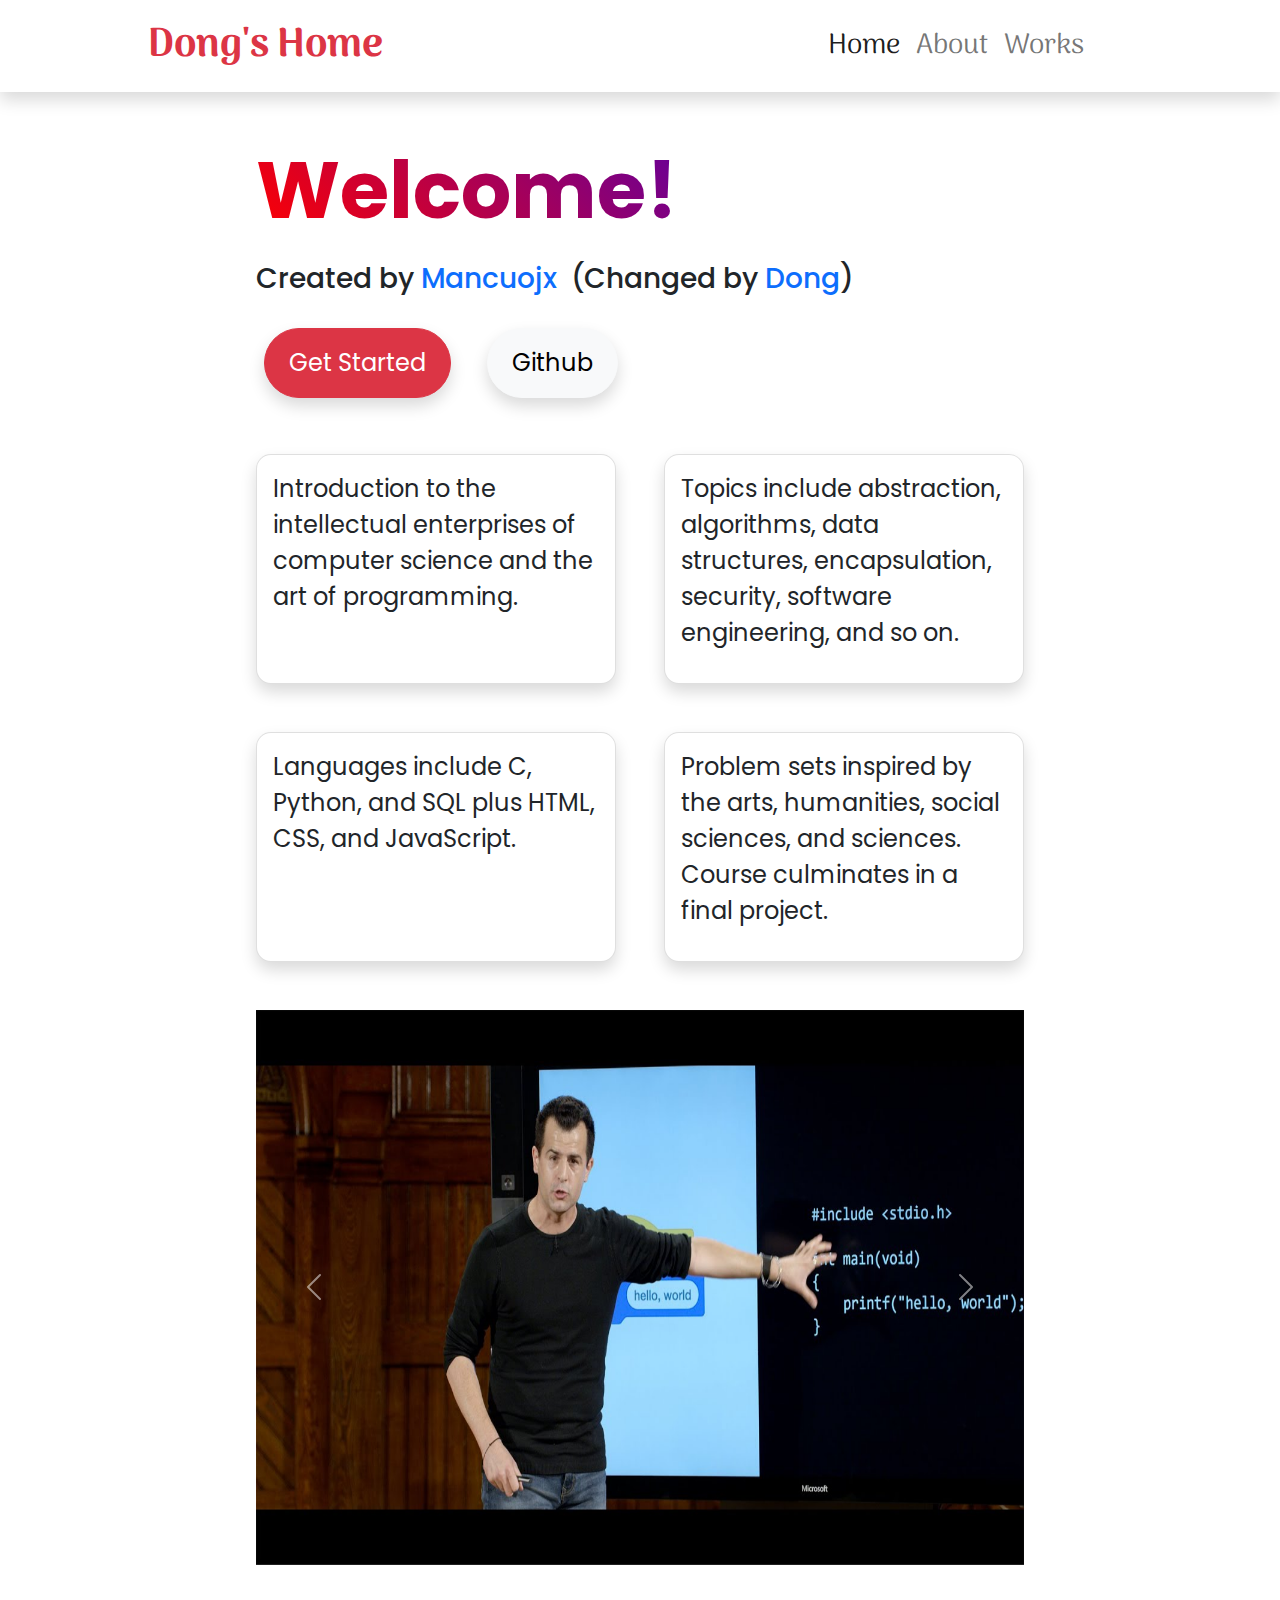
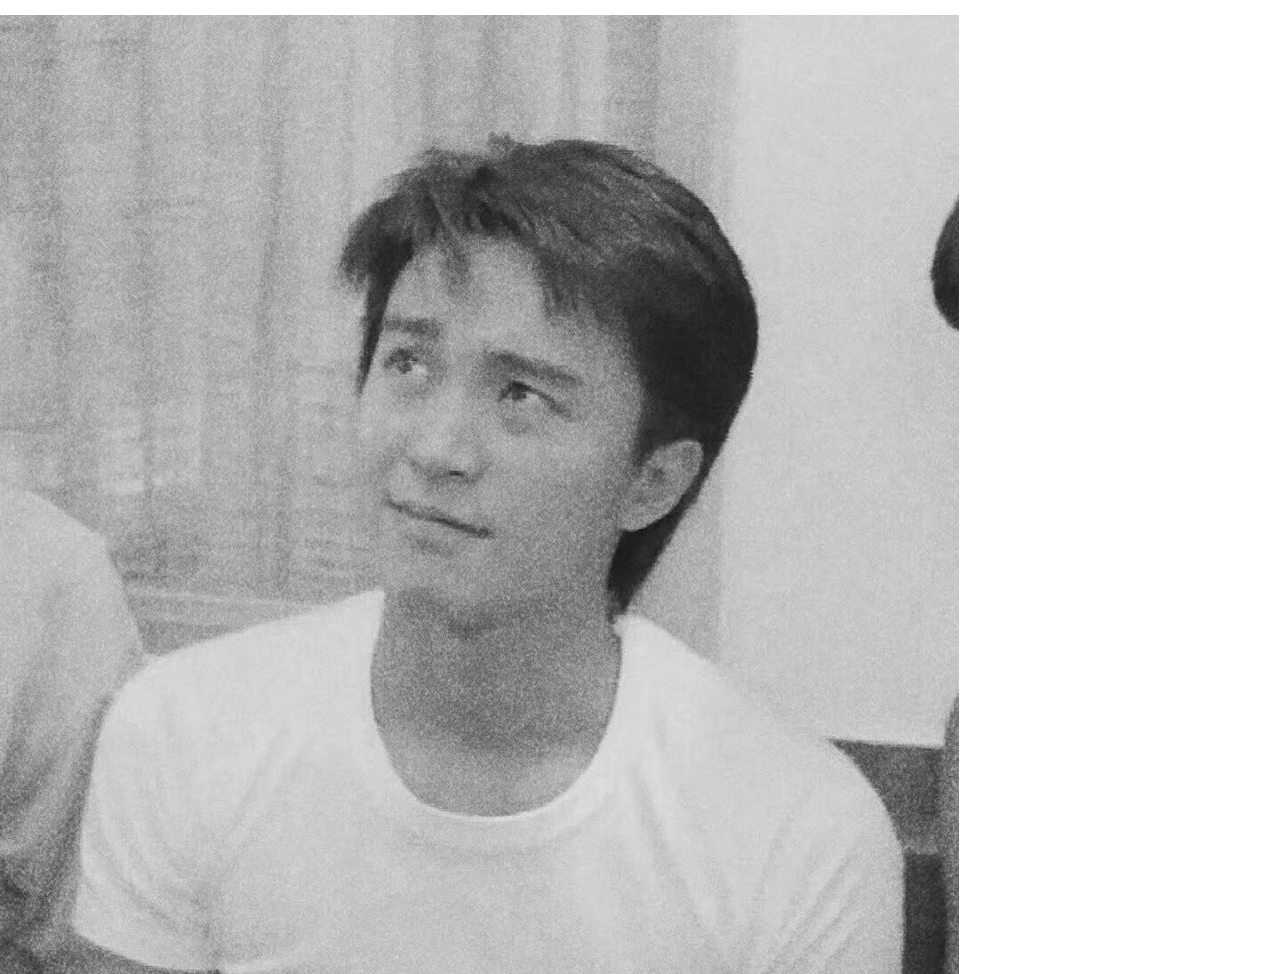
<file: index.html>
<!DOCTYPE html>
<html lang="en">
  <head>
    <meta charset="UTF-8" />
    <meta
      name="viewport"
      content="width=device-width, user-scalable=no, initial-scale=1.0, maximum-scale=1.0, minimum-scale=1.0"
    />
    <meta http-equiv="X-UA-Compatible" content="ie=edge" />

    <!-- bootstrap -->
    <link href="css/bootstrap.css" rel="stylesheet" />
    <script src="js/bootstrap.bundle.js"></script>

    <!-- my -->
    <link href="css/styles.css" rel="stylesheet" />
    <link rel="icon" href="public/electronics.png" />
    <title>Home</title>
  </head>

  <body>
    <header>
      <nav class="navbar navbar-expand-lg navbar-light shadow">
        <div class="container-fluid" id="nav">
          <a
            class="navbar-brand text-danger p-2 fs-1 fw-bold"
            href="./index.html"
          >
            Dong's Home
          </a>

          <button
            class="navbar-toggler"
            type="button"
            data-bs-toggle="collapse"
            data-bs-target="#navbarNavAltMarkup"
            aria-controls="navbarNavAltMarkup"
            aria-expanded="false"
            aria-label="Toggle navigation"
          >
            <span class="navbar-toggler-icon"></span>
          </button>

          <div
            class="collapse navbar-collapse px-5 p-2 fs-3 justify-content-end"
            id="navbarNavAltMarkup"
          >
            <div class="navbar-nav">
              <a class="nav-link active" aria-current="page" href="./index.html"
                >Home</a
              >
              <a class="nav-link" href="pages/about.html">About</a>
              <a class="nav-link" href="pages/works.html">Works</a>
            </div>
          </div>
        </div>
      </nav>
    </header>

    <main>
      <section>
        <h3 id="title" class="mb-4">Welcome!</h3>
        <h3 class="mb-4">
          Created by
          <a href="https://github.com/mancuoj">Mancuojx</a>&nbsp;&nbsp;(Changed
          by <a href="https://github.com/soupsetm/">Dong</a>)
        </h3>
        <div class="mb-5">
          <a
            href="https://cs50.harvard.edu/x/2022/"
            class="btn btn-danger shadow px-4 py-3 rounded-pill me-4"
            >Get Started</a
          >
          <a
            href="https://github.com/mancuoj"
            class="btn btn-light shadow px-4 py-3 rounded-pill"
            >Github</a
          >
        </div>
      </section>

      <section>
        <div class="row row-cols-1 row-cols-xl-2 g-5">
          <div class="col">
            <div class="card shadow h-100">
              <div class="card-body">
                <p>
                  Introduction to the intellectual enterprises of computer
                  science and the art of programming.
                </p>
              </div>
            </div>
          </div>
          <div class="col">
            <div class="card shadow h-100">
              <div class="card-body">
                <p>
                  Topics include abstraction, algorithms, data structures,
                  encapsulation, security, software engineering, and so on.
                </p>
              </div>
            </div>
          </div>
          <div class="col">
            <div class="card shadow h-100">
              <div class="card-body">
                <p>
                  Languages include C, Python, and SQL plus HTML, CSS, and
                  JavaScript.
                </p>
              </div>
            </div>
          </div>
          <div class="col">
            <div class="card shadow">
              <div class="card-body">
                <p>
                  Problem sets inspired by the arts, humanities, social
                  sciences, and sciences. Course culminates in a final project.
                </p>
              </div>
            </div>
          </div>
        </div>
      </section>

      <section class="mt-5">
        <div
          id="carouselExampleFade"
          class="carousel slide carousel-fade"
          data-bs-ride="carousel"
        >
          <div class="carousel-inner">
            <div class="carousel-item">
              <img src="public/cs.png" class="d-block w-100" alt="cs50" />
            </div>
            <div class="carousel-item active">
              <img src="public/cs_1.png" class="d-block w-100" alt="cs50" />
            </div>
            <div class="carousel-item">
              <img src="public/cs_2.png" class="d-block w-100" alt="cs50" />
            </div>
          </div>
          <button
            class="carousel-control-prev"
            type="button"
            data-bs-target="#carouselExampleFade"
            data-bs-slide="prev"
          >
            <span class="carousel-control-prev-icon" aria-hidden="true"></span>
            <span class="visually-hidden">Previous</span>
          </button>
          <button
            class="carousel-control-next"
            type="button"
            data-bs-target="#carouselExampleFade"
            data-bs-slide="next"
          >
            <span class="carousel-control-next-icon" aria-hidden="true"></span>
            <span class="visually-hidden">Next</span>
          </button>
        </div>
      </section>
    </main>

    <img src="public/icon.jpg" alt="stephen chow" id="fixedicon" />
  </body>
</html>
</file>
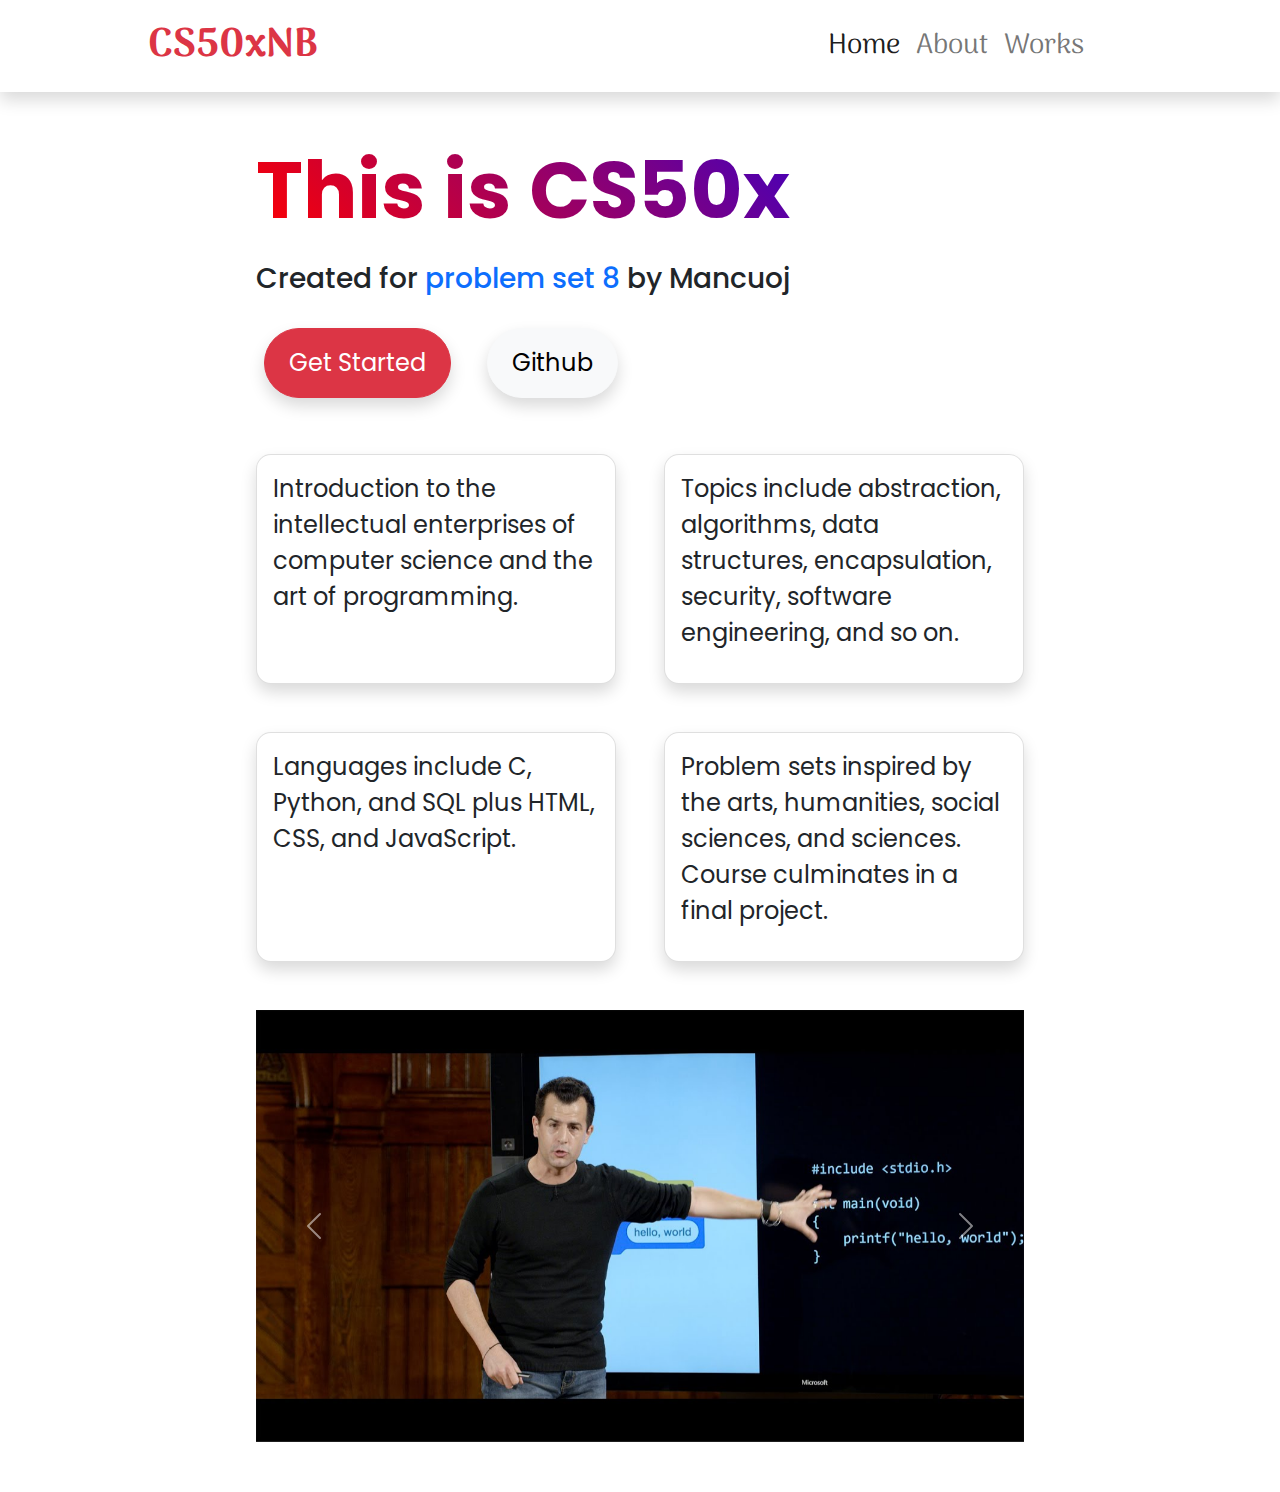
<file: homepage/index.html>
<!DOCTYPE html>
<html lang="en">
<head>
    <meta charset="UTF-8">
    <meta name="viewport"
          content="width=device-width, user-scalable=no, initial-scale=1.0, maximum-scale=1.0, minimum-scale=1.0">
    <meta http-equiv="X-UA-Compatible" content="ie=edge">

    <!-- bootstrap -->
    <link href="css/bootstrap.css" rel="stylesheet">
    <script src="js/bootstrap.bundle.js"></script>

    <!-- my -->
    <link href="css/styles.css" rel="stylesheet">
    <link rel="icon" href="public/electronics.png">
    <title>Home</title>
</head>

<body>
    <header>
        <nav class="navbar navbar-expand-lg navbar-light shadow">
            <div class="container-fluid" id="nav">
                <a class="navbar-brand text-danger p-2 fs-1 fw-bold" href="./index.html">
                    CS50xNB
                </a>

                <button class="navbar-toggler" type="button" data-bs-toggle="collapse"
                        data-bs-target="#navbarNavAltMarkup" aria-controls="navbarNavAltMarkup" aria-expanded="false"
                        aria-label="Toggle navigation">
                    <span class="navbar-toggler-icon"></span>
                </button>

                <div class="collapse navbar-collapse px-5 p-2 fs-3 justify-content-end" id="navbarNavAltMarkup">
                    <div class="navbar-nav">
                        <a class="nav-link active" aria-current="page" href="./index.html">Home</a>
                        <a class="nav-link" href="pages/about.html">About</a>
                        <a class="nav-link" href="pages/works.html">Works</a>
                    </div>
                </div>
            </div>
        </nav>
    </header>

    <main>
        <section>
            <h3 id="title" class="mb-4">
                This is CS50x
            </h3>
            <h3 class="mb-4">
                Created for <a href="https://cs50.harvard.edu/x/2022/psets/8">problem set 8</a> by Mancuoj
            </h3>
            <div class="mb-5">
                <a href="https://cs50.harvard.edu/x/2022/" class="btn btn-danger shadow px-4 py-3 rounded-pill me-4">Get Started</a>
                <a href="https://github.com/mancuoj" class="btn btn-light shadow px-4 py-3 rounded-pill">Github</a>
            </div>
        </section>

        <section>
            <div class="row row-cols-1 row-cols-xl-2 g-5">
                <div class="col">
                    <div class="card shadow h-100">
                        <div class="card-body">
                            <p>
                                Introduction to the intellectual enterprises of computer science and the art of programming.
                            </p>
                        </div>
                    </div>
                </div>
                <div class="col">
                    <div class="card shadow h-100">
                        <div class="card-body">
                            <p>
                                Topics include abstraction, algorithms, data structures, encapsulation, security, software engineering, and so on.
                            </p>
                        </div>
                    </div>
                </div>
                <div class="col">
                    <div class="card shadow h-100">
                        <div class="card-body">
                            <p>
                                Languages include C, Python, and SQL plus HTML, CSS, and JavaScript.

                            </p>
                        </div>
                    </div>
                </div>
                <div class="col">
                    <div class="card shadow">
                        <div class="card-body">
                            <p>
                                Problem sets inspired by the arts, humanities, social sciences, and sciences. Course culminates in a final
                                project.
                            </p>
                        </div>
                    </div>
                </div>
            </div>
        </section>

        <section class="mt-5">
            <div id="carouselExampleFade" class="carousel slide carousel-fade" data-bs-ride="carousel">
                <div class="carousel-inner">
                    <div class="carousel-item">
                        <img src="public/cs.png" class="d-block w-100" alt="cs50">
                    </div>
                    <div class="carousel-item active">
                        <img src="public/cs_1.png" class="d-block w-100" alt="cs50">
                    </div>
                    <div class="carousel-item">
                        <img src="public/cs_2.png" class="d-block w-100" alt="cs50">
                    </div>
                </div>
                <button class="carousel-control-prev" type="button" data-bs-target="#carouselExampleFade" data-bs-slide="prev">
                    <span class="carousel-control-prev-icon" aria-hidden="true"></span>
                    <span class="visually-hidden">Previous</span>
                </button>
                <button class="carousel-control-next" type="button" data-bs-target="#carouselExampleFade" data-bs-slide="next">
                    <span class="carousel-control-next-icon" aria-hidden="true"></span>
                    <span class="visually-hidden">Next</span>
                </button>
            </div>
        </section>
    </main>
</body>
</html>
</file>
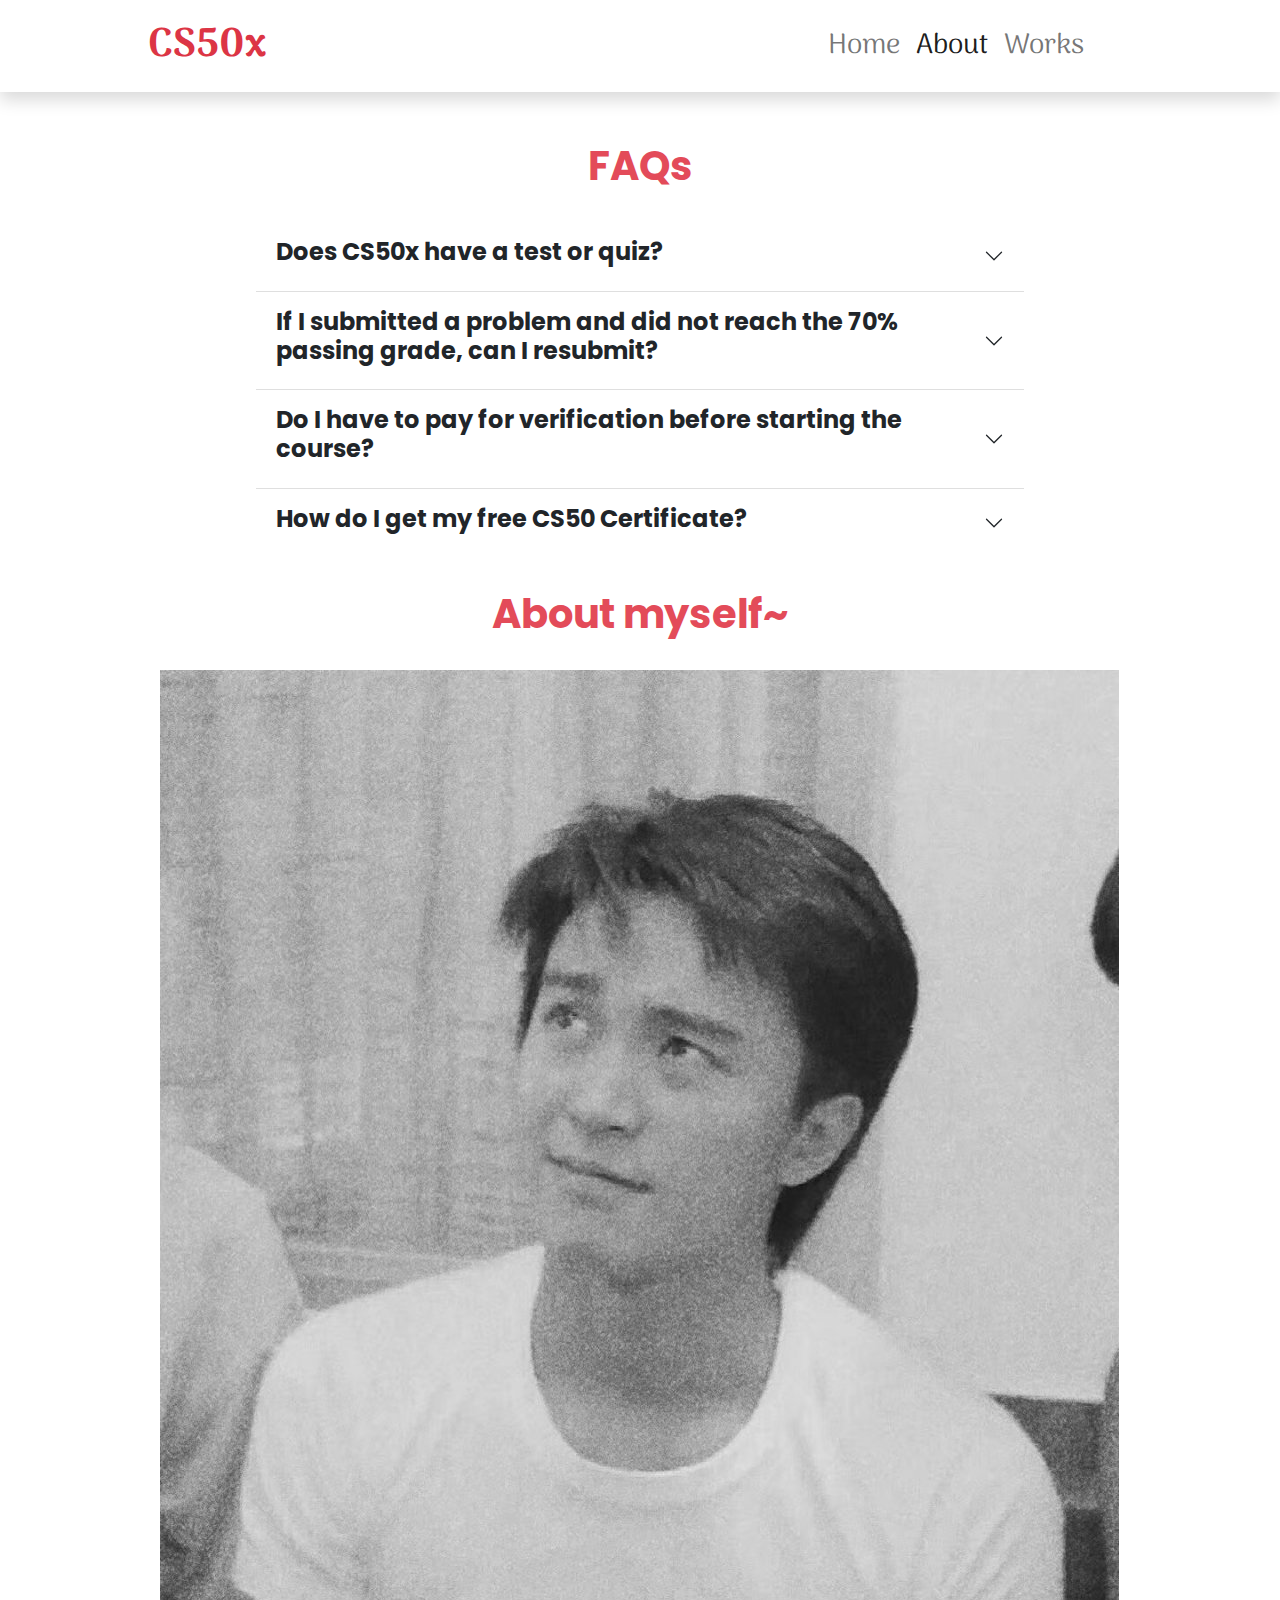
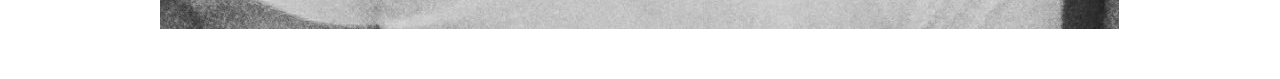
<file: pages/about.html>
<!DOCTYPE html>
<html lang="en">
  <head>
    <meta charset="UTF-8" />
    <meta
      name="viewport"
      content="width=device-width, user-scalable=no, initial-scale=1.0, maximum-scale=1.0, minimum-scale=1.0"
    />
    <meta http-equiv="X-UA-Compatible" content="ie=edge" />

    <!-- bootstrap -->
    <link href="../css/bootstrap.css" rel="stylesheet" />
    <script src="../js/bootstrap.bundle.js"></script>

    <!-- my -->
    <link href="../css/styles.css" rel="stylesheet" />
    <link rel="icon" href="../public/electronics.png" />
    <title>About</title>
  </head>

  <body>
    <header>
      <nav class="navbar navbar-expand-lg navbar-light shadow">
        <div class="container-fluid" id="nav">
          <a
            class="navbar-brand text-danger p-2 fs-1 fw-bold"
            href="../index.html"
          >
            CS50x
          </a>

          <button
            class="navbar-toggler"
            type="button"
            data-bs-toggle="collapse"
            data-bs-target="#navbarNavAltMarkup"
            aria-controls="navbarNavAltMarkup"
            aria-expanded="false"
            aria-label="Toggle navigation"
          >
            <span class="navbar-toggler-icon"></span>
          </button>

          <div
            class="collapse navbar-collapse px-5 p-2 fs-3 justify-content-end"
            id="navbarNavAltMarkup"
          >
            <div class="navbar-nav">
              <a class="nav-link" href="../index.html">Home</a>
              <a class="nav-link active" aria-current="page" href="./about.html"
                >About</a
              >
              <a class="nav-link" href="./works.html">Works</a>
            </div>
          </div>
        </div>
      </nav>
    </header>

    <main>
      <section>
        <h1>FAQs</h1>
        <div class="accordion accordion-flush" id="accordionFlushExample">
          <div class="accordion-item">
            <h2 class="accordion-header" id="flush-headingOne">
              <button
                class="accordion-button collapsed"
                type="button"
                data-bs-toggle="collapse"
                data-bs-target="#flush-collapseOne"
                aria-expanded="false"
                aria-controls="flush-collapseOne"
              >
                <h4>Does CS50x have a test or quiz?</h4>
              </button>
            </h2>
            <div
              id="flush-collapseOne"
              class="accordion-collapse collapse"
              aria-labelledby="flush-headingOne"
              data-bs-parent="#accordionFlushExample"
            >
              <div class="accordion-body">
                <p>
                  Nope! CS50 at Harvard does have a test and quiz, but CS50x
                  does not.
                </p>
              </div>
            </div>
          </div>
          <div class="accordion-item">
            <h2 class="accordion-header" id="flush-headingTwo">
              <button
                class="accordion-button collapsed"
                type="button"
                data-bs-toggle="collapse"
                data-bs-target="#flush-collapseTwo"
                aria-expanded="false"
                aria-controls="flush-collapseTwo"
              >
                <h4>
                  If I submitted a problem and did not reach the 70% passing
                  grade, can I resubmit?
                </h4>
              </button>
            </h2>
            <div
              id="flush-collapseTwo"
              class="accordion-collapse collapse"
              aria-labelledby="flush-headingTwo"
              data-bs-parent="#accordionFlushExample"
            >
              <div class="accordion-body">
                <p>
                  Yes! You may resubmit; we will only count your most recent
                  submission towards your progress.
                </p>
              </div>
            </div>
          </div>
          <div class="accordion-item">
            <h2 class="accordion-header" id="flush-headingThree">
              <button
                class="accordion-button collapsed"
                type="button"
                data-bs-toggle="collapse"
                data-bs-target="#flush-collapseThree"
                aria-expanded="false"
                aria-controls="flush-collapseThree"
              >
                <h4>
                  Do I have to pay for verification before starting the course?
                </h4>
              </button>
            </h2>
            <div
              id="flush-collapseThree"
              class="accordion-collapse collapse"
              aria-labelledby="flush-headingThree"
              data-bs-parent="#accordionFlushExample"
            >
              <div class="accordion-body">
                <p>
                  Nope! If you would like a verified certificate from edX, you
                  can pay for verification at any point, even after completing
                  all of the coursework. Though we do recommend, to avoid any
                  logistical issues that can delay certificate issuance, that
                  you verify before finishing the course. Otherwise, the 30-day
                  wait we reference below only starts once you have had your
                  identity verified by edX.
                </p>
              </div>
            </div>
          </div>

          <div class="accordion-item">
            <h2 class="accordion-header" id="flush-headingFour">
              <button
                class="accordion-button collapsed"
                type="button"
                data-bs-toggle="collapse"
                data-bs-target="#flush-collapseFour"
                aria-expanded="false"
                aria-controls="flush-collapseFour"
              >
                <h4>How do I get my free CS50 Certificate?</h4>
              </button>
            </h2>
            <div
              id="flush-collapseFour"
              class="accordion-collapse collapse"
              aria-labelledby="flush-headingFour"
              data-bs-parent="#accordionFlushExample"
            >
              <div class="accordion-body">
                <p>
                  Once you have completed the course and met all of the
                  requirements, you’ll see a link on your CS50x Gradebook page
                  allowing you to request a free CS50 Certificate, much like the
                  one shown here. This link will be available within
                  approximately four hours, and you should then proceed to log
                  in using your GitHub credentials. If you have trouble
                  accessing it, try logging out of GitHub and back in, then
                  revisit the link to download your certificate. Be sure to
                  request your certificate before 1 January 2023.
                </p>
              </div>
            </div>
          </div>
        </div>
      </section>

      <section>
        <h1>About myself~</h1>
      </section>

      <img src="../public/icon.jpg" alt="stephen chow" id="fixedicon" />
    </main>
  </body>
</html>
</file>
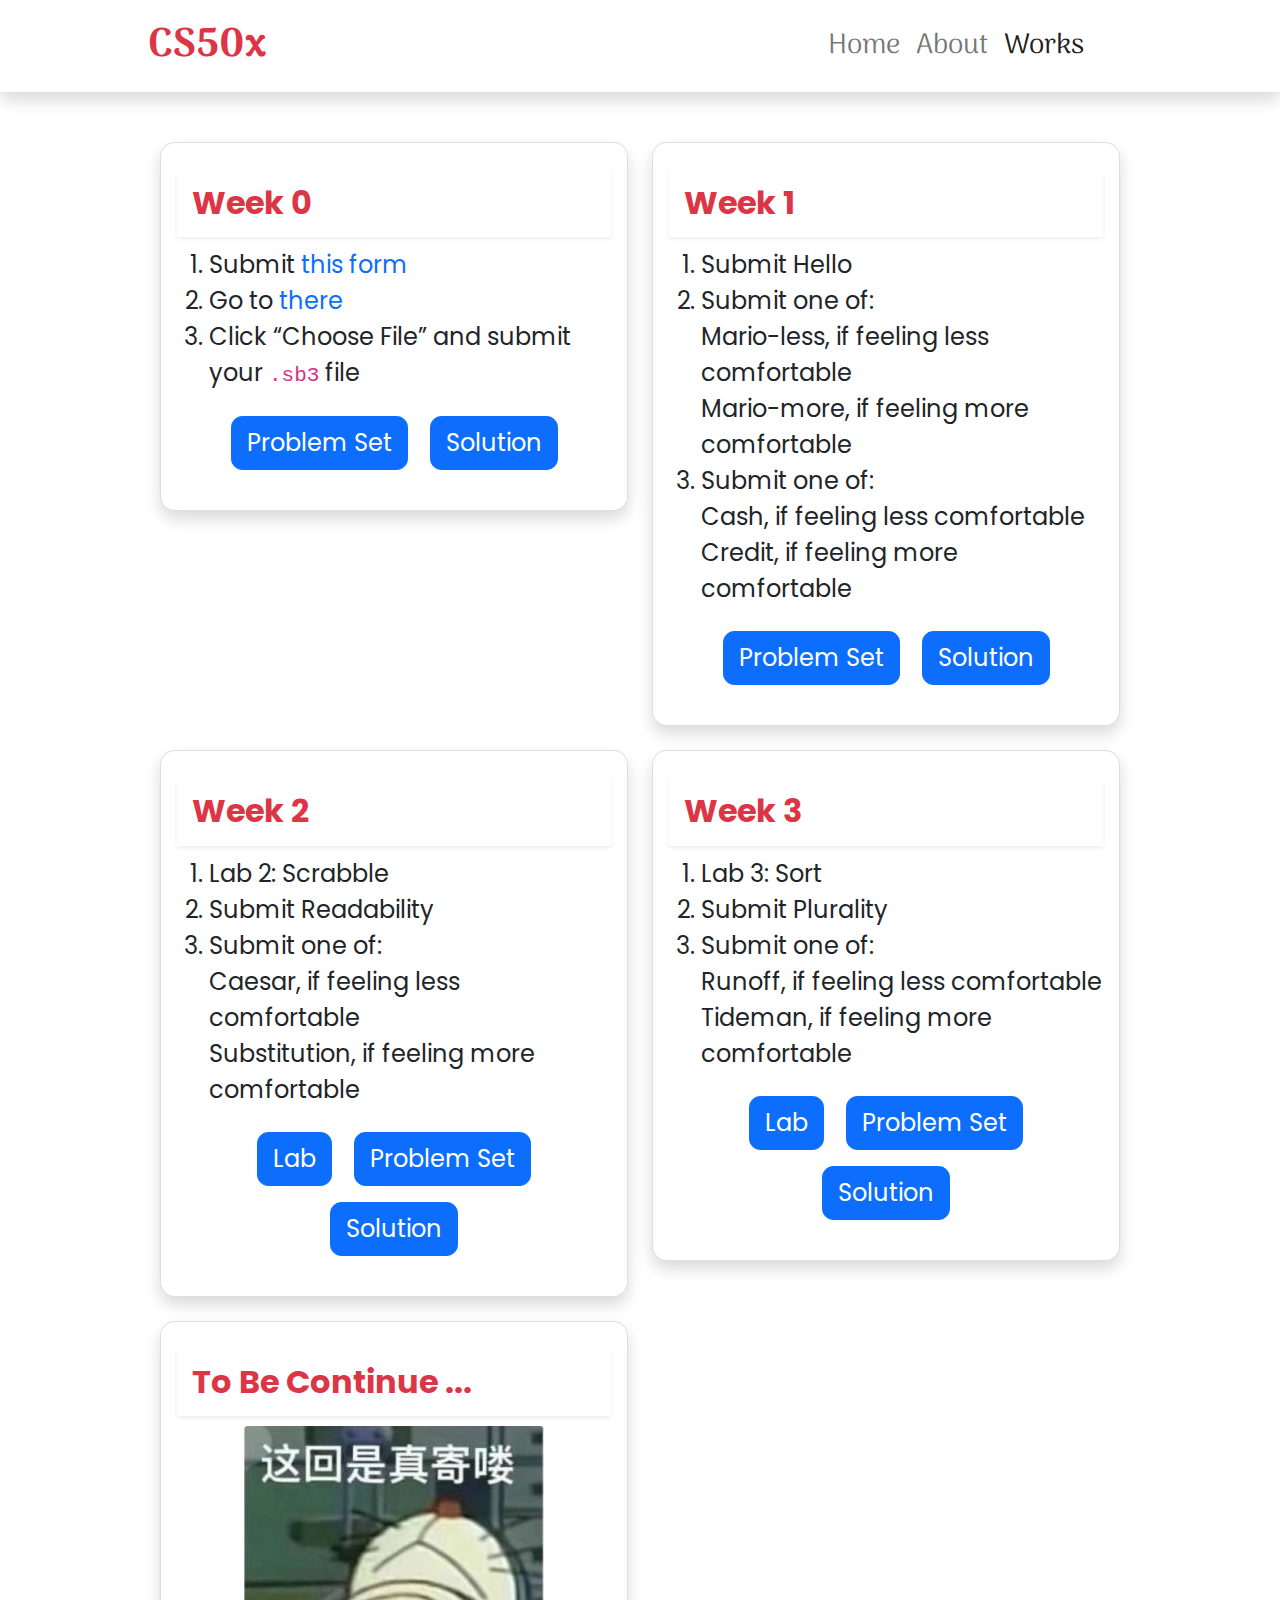
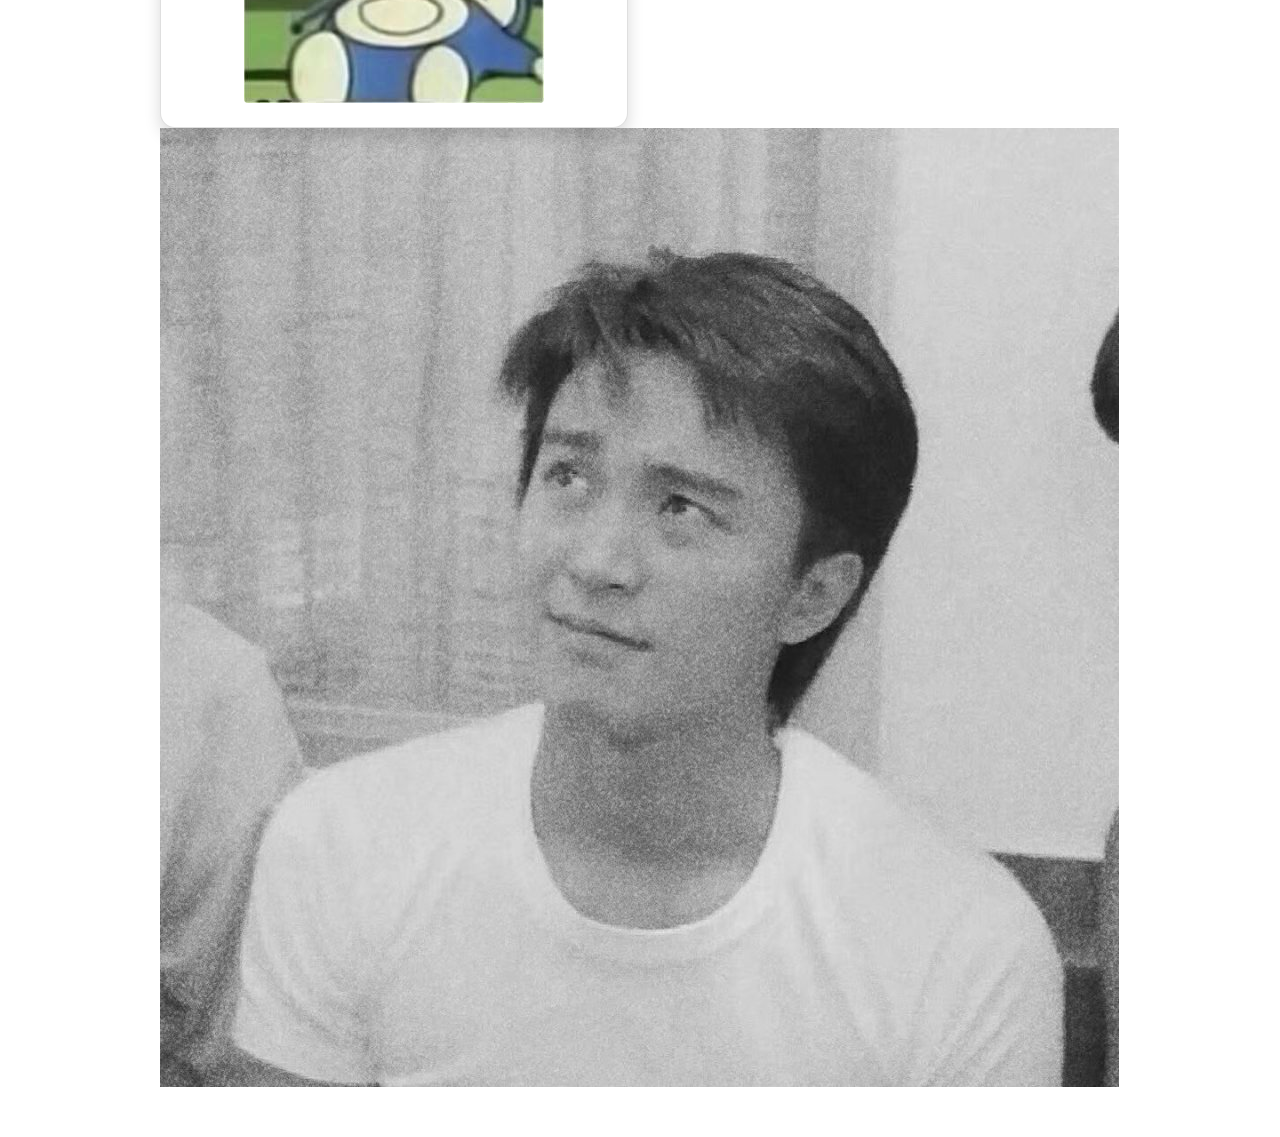
<file: pages/works.html>
<!DOCTYPE html>
<html lang="en">
  <head>
    <meta charset="UTF-8" />
    <meta
      name="viewport"
      content="width=device-width, user-scalable=no, initial-scale=1.0, maximum-scale=1.0, minimum-scale=1.0"
    />
    <meta http-equiv="X-UA-Compatible" content="ie=edge" />

    <!-- bootstrap -->
    <link href="../css/bootstrap.css" rel="stylesheet" />
    <script src="../js/bootstrap.bundle.js"></script>

    <!-- my -->
    <link href="../css/styles.css" rel="stylesheet" />
    <link rel="icon" href="../public/electronics.png" />
    <title>Works</title>
  </head>

  <body>
    <header>
      <nav class="navbar navbar-expand-lg navbar-light shadow">
        <div class="container-fluid" id="nav">
          <a
            class="navbar-brand text-danger p-2 fs-1 fw-bold"
            href="../index.html"
          >
            CS50x
          </a>

          <button
            class="navbar-toggler"
            type="button"
            data-bs-toggle="collapse"
            data-bs-target="#navbarNavAltMarkup"
            aria-controls="navbarNavAltMarkup"
            aria-expanded="false"
            aria-label="Toggle navigation"
          >
            <span class="navbar-toggler-icon"></span>
          </button>

          <div
            class="collapse navbar-collapse px-5 p-2 fs-3 justify-content-end"
            id="navbarNavAltMarkup"
          >
            <div class="navbar-nav">
              <a class="nav-link" href="../index.html">Home</a>
              <a class="nav-link" href="./about.html">About</a>
              <a class="nav-link active" aria-current="page" href="./works.html"
                >Works</a
              >
            </div>
          </div>
        </div>
      </nav>
    </header>

    <main>
      <div class="row row-cols-1 row-cols-xl-2 g-4">
        <!-- 0 -->
        <div class="col">
          <div class="card shadow">
            <div class="card-body">
              <h2 class="card-title text-danger fw-bold shadow-sm">Week 0</h2>

              <ol>
                <li>
                  Submit
                  <a
                    href="https://forms.cs50.io/755f67a3-052d-44af-8d16-b0209fa4dafb"
                    >this form</a
                  >
                </li>
                <li>
                  Go to
                  <a
                    href="https://submit.cs50.io/upload/cs50/problems/2022/x/scratch"
                    >there</a
                  >
                </li>
                <li>
                  Click “Choose File” and submit your <code>.sb3</code> file
                </li>
              </ol>

              <div class="my-3 text-center">
                <a
                  href="https://cs50.harvard.edu/x/2022/psets/0/"
                  class="btn btn-primary"
                  >Problem Set</a
                >
                <a href="https://github.com/mancuoj" class="btn btn-primary"
                  >Solution</a
                >
              </div>
            </div>
          </div>
        </div>

        <!-- 1 -->
        <div class="col">
          <div class="card shadow">
            <div class="card-body">
              <h2 class="card-title text-danger fw-bold shadow-sm">Week 1</h2>

              <ol>
                <li>Submit Hello</li>
                <li>
                  Submit one of:
                  <br />
                  Mario-less, if feeling less comfortable <br />
                  Mario-more, if feeling more comfortable
                </li>
                <li>
                  Submit one of:
                  <br />
                  Cash, if feeling less comfortable <br />
                  Credit, if feeling more comfortable
                </li>
              </ol>

              <div class="my-3 text-center">
                <a
                  href="https://cs50.harvard.edu/x/2022/psets/1/"
                  class="btn btn-primary"
                  >Problem Set</a
                >
                <a href="https://github.com/mancuoj" class="btn btn-primary"
                  >Solution</a
                >
              </div>
            </div>
          </div>
        </div>

        <!-- 2 -->
        <div class="col">
          <div class="card shadow">
            <div class="card-body">
              <h2 class="card-title text-danger fw-bold shadow-sm">Week 2</h2>

              <ol>
                <li>Lab 2: Scrabble</li>
                <li>Submit Readability</li>
                <li>
                  Submit one of:
                  <br />
                  Caesar, if feeling less comfortable <br />
                  Substitution, if feeling more comfortable
                </li>
              </ol>

              <div class="my-3 text-center">
                <a
                  href="https://cs50.harvard.edu/x/2022/labs/2/"
                  class="btn btn-primary"
                  >Lab</a
                >
                <a
                  href="https://cs50.harvard.edu/x/2022/psets/2/"
                  class="btn btn-primary"
                  >Problem Set</a
                >
                <a href="https://github.com/mancuoj" class="btn btn-primary"
                  >Solution</a
                >
              </div>
            </div>
          </div>
        </div>

        <!-- 3 -->
        <div class="col">
          <div class="card shadow">
            <div class="card-body">
              <h2 class="card-title text-danger fw-bold shadow-sm">Week 3</h2>

              <ol>
                <li>Lab 3: Sort</li>
                <li>Submit Plurality</li>
                <li>
                  Submit one of:
                  <br />
                  Runoff, if feeling less comfortable <br />
                  Tideman, if feeling more comfortable
                </li>
              </ol>

              <div class="my-3 text-center">
                <a
                  href="https://cs50.harvard.edu/x/2022/labs/3/"
                  class="btn btn-primary"
                  >Lab</a
                >
                <a
                  href="https://cs50.harvard.edu/x/2022/psets/3/"
                  class="btn btn-primary"
                  >Problem Set</a
                >
                <a href="https://github.com/mancuoj" class="btn btn-primary"
                  >Solution</a
                >
              </div>
            </div>
          </div>
        </div>

        <!-- 太多了不搞了 -->
        <div class="col">
          <div class="card shadow">
            <div class="card-body">
              <h2 class="card-title text-danger fw-bold shadow-sm">
                To Be Continue ...
              </h2>

              <div class="text-center rounded my-2">
                <img
                  src="../public/GG.jpg"
                  class="img-fluid rounded"
                  alt="to be continue"
                />
              </div>
            </div>
          </div>
        </div>
      </div>
      <img src="../public/icon.jpg" alt="stephen chow" id="fixedicon" />
    </main>
  </body>
</html>
</file>
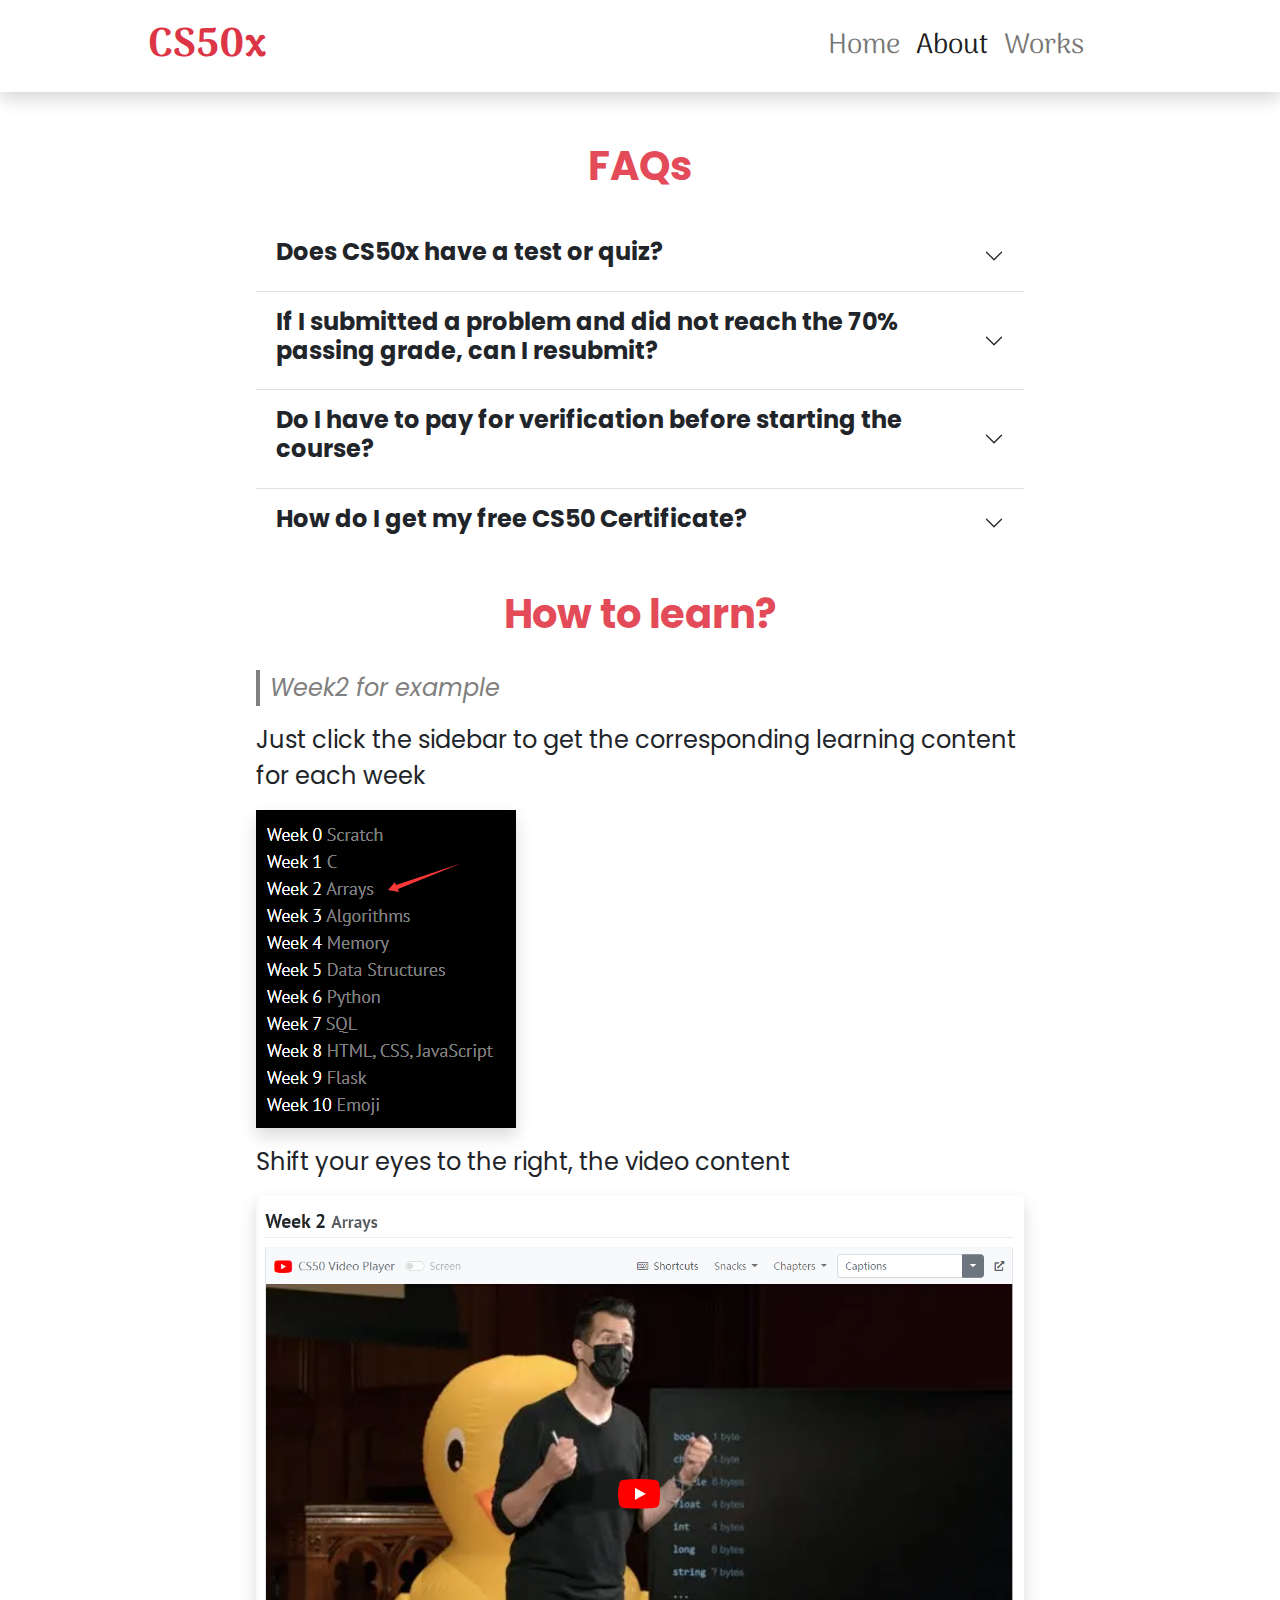
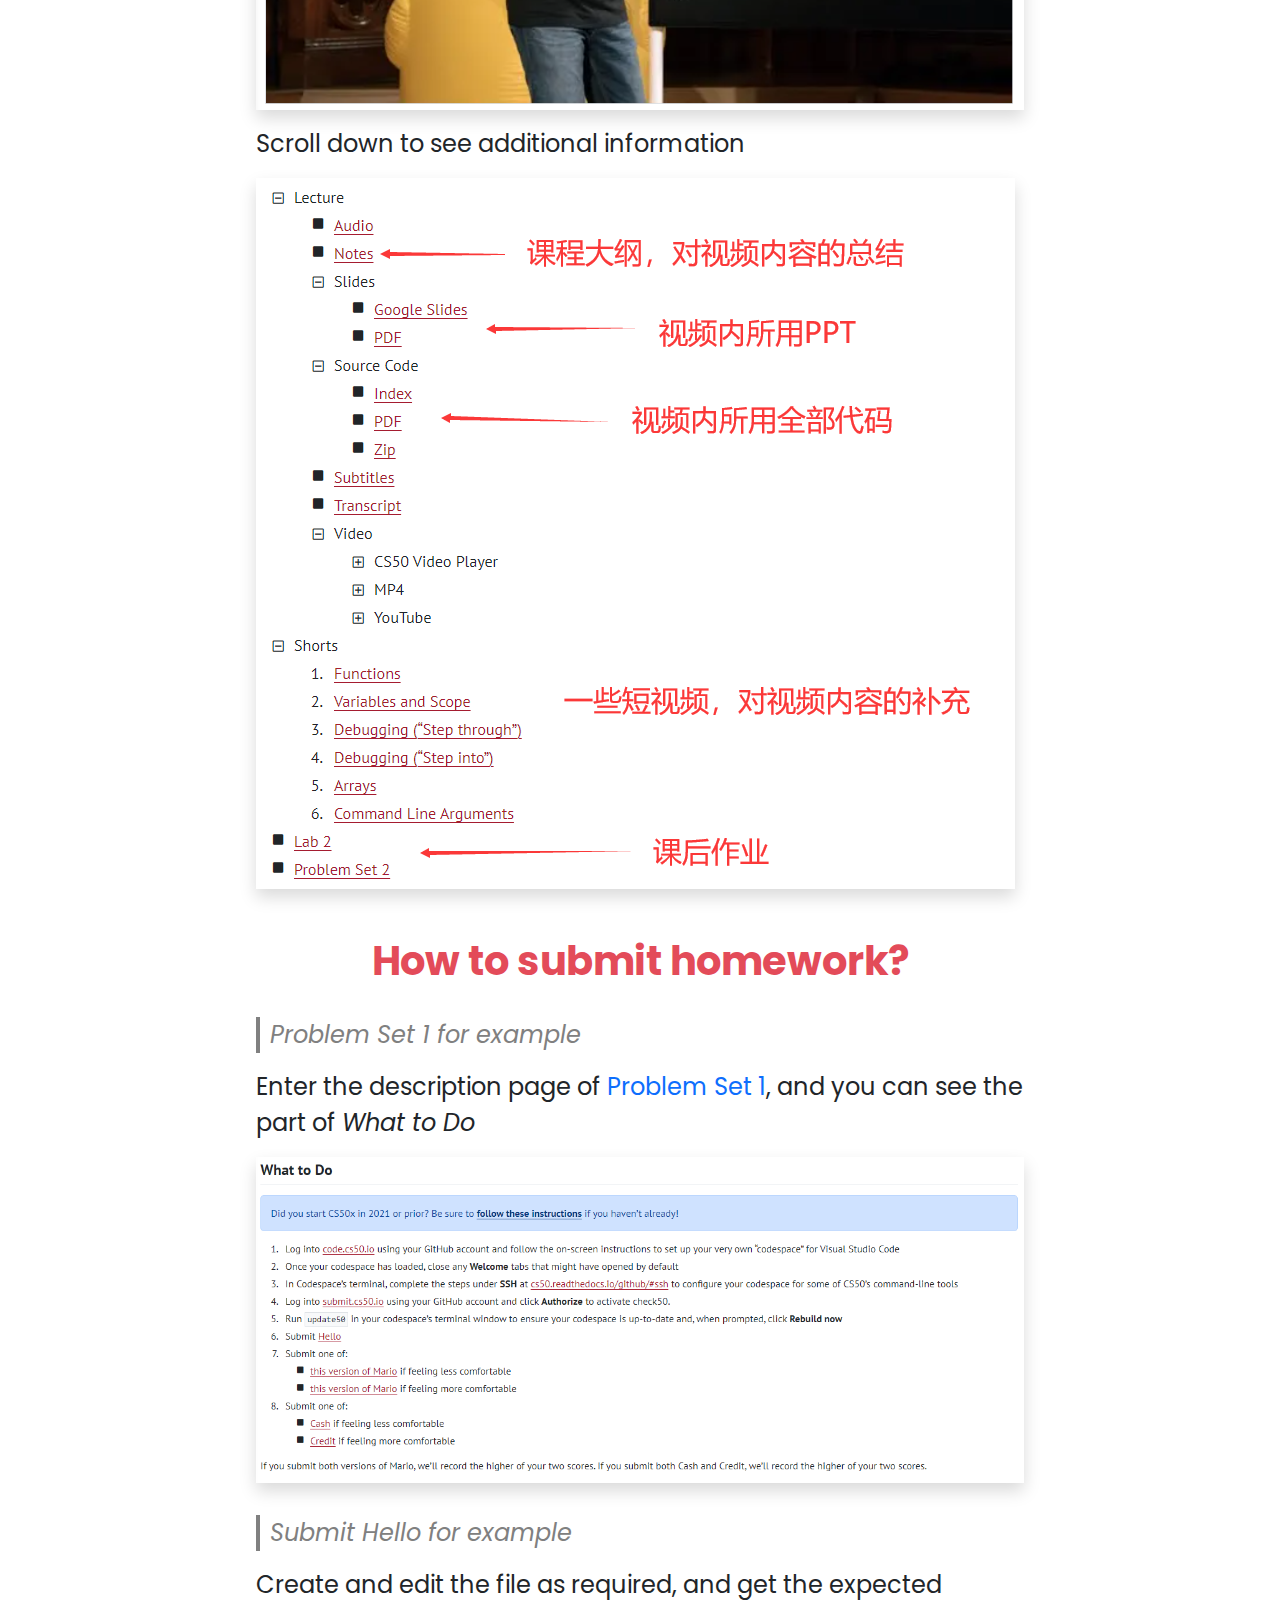
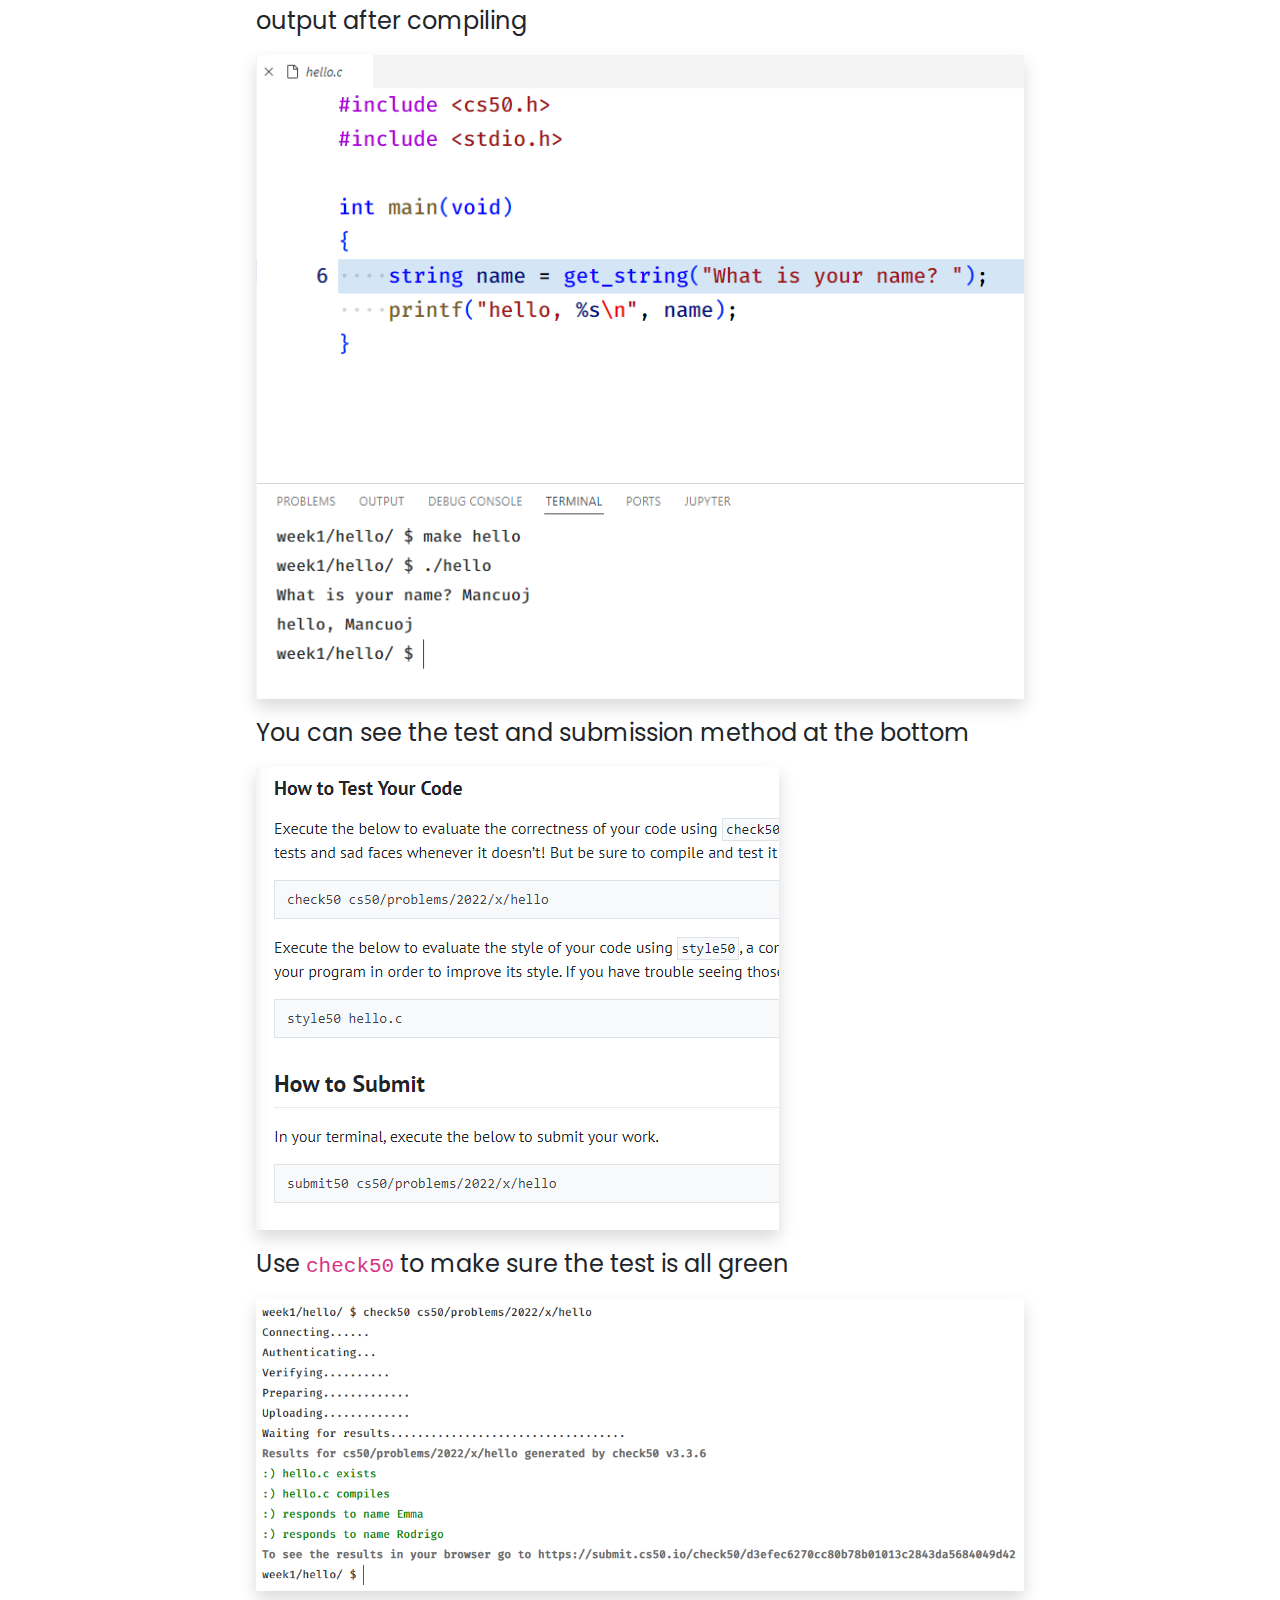
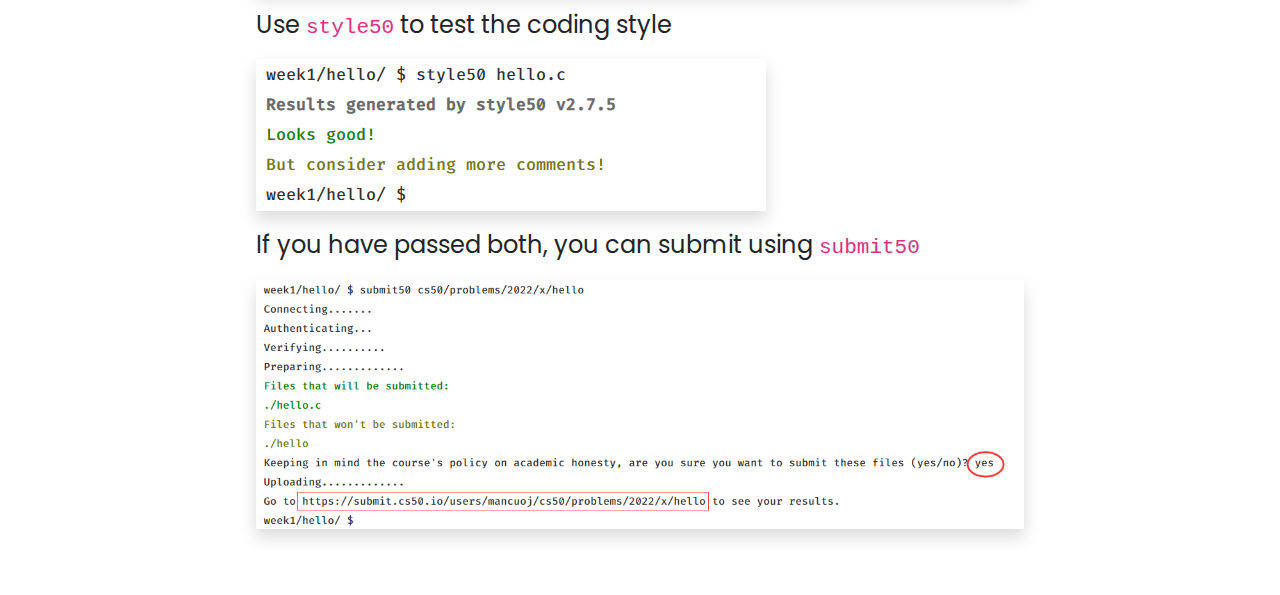
<file: homepage/pages/about.html>
<!DOCTYPE html>
<html lang="en">
<head>
    <meta charset="UTF-8">
    <meta name="viewport"
          content="width=device-width, user-scalable=no, initial-scale=1.0, maximum-scale=1.0, minimum-scale=1.0">
    <meta http-equiv="X-UA-Compatible" content="ie=edge">

    <!-- bootstrap -->
    <link href="../css/bootstrap.css" rel="stylesheet">
    <script src="../js/bootstrap.bundle.js"></script>

    <!-- my -->
    <link href="../css/styles.css" rel="stylesheet">
    <link rel="icon" href="../public/electronics.png">
    <title>About</title>
</head>

<body>
    <header>
        <nav class="navbar navbar-expand-lg navbar-light shadow">
            <div class="container-fluid" id="nav">
                <a class="navbar-brand text-danger p-2 fs-1 fw-bold" href="../index.html">
                    CS50x
                </a>

                <button class="navbar-toggler" type="button" data-bs-toggle="collapse"
                        data-bs-target="#navbarNavAltMarkup" aria-controls="navbarNavAltMarkup" aria-expanded="false"
                        aria-label="Toggle navigation">
                    <span class="navbar-toggler-icon"></span>
                </button>

                <div class="collapse navbar-collapse px-5 p-2 fs-3 justify-content-end" id="navbarNavAltMarkup">
                    <div class="navbar-nav">
                        <a class="nav-link" href="../index.html">Home</a>
                        <a class="nav-link active" aria-current="page" href="./about.html">About</a>
                        <a class="nav-link" href="./works.html">Works</a>
                    </div>
                </div>
            </div>
        </nav>
    </header>

    <main>
        <section>
            <h1>FAQs</h1>
            <div class="accordion accordion-flush" id="accordionFlushExample">
                <div class="accordion-item">
                    <h2 class="accordion-header" id="flush-headingOne">
                        <button class="accordion-button collapsed" type="button" data-bs-toggle="collapse" data-bs-target="#flush-collapseOne" aria-expanded="false" aria-controls="flush-collapseOne">
                            <h4>
                                Does CS50x have a test or quiz?
                            </h4>
                        </button>
                    </h2>
                    <div id="flush-collapseOne" class="accordion-collapse collapse" aria-labelledby="flush-headingOne" data-bs-parent="#accordionFlushExample">
                        <div class="accordion-body">
                            <p>
                                Nope! CS50 at Harvard does have a test and quiz, but CS50x does not.
                            </p>
                        </div>
                    </div>
                </div>
                <div class="accordion-item">
                    <h2 class="accordion-header" id="flush-headingTwo">
                        <button class="accordion-button collapsed" type="button" data-bs-toggle="collapse" data-bs-target="#flush-collapseTwo" aria-expanded="false" aria-controls="flush-collapseTwo">
                            <h4>
                                If I submitted a problem and did not reach the 70% passing grade, can I resubmit?
                            </h4>
                        </button>
                    </h2>
                    <div id="flush-collapseTwo" class="accordion-collapse collapse" aria-labelledby="flush-headingTwo" data-bs-parent="#accordionFlushExample">
                        <div class="accordion-body">
                            <p>
                                Yes! You may resubmit; we will only count your most recent submission towards your progress.
                            </p>
                        </div>
                    </div>
                </div>
                <div class="accordion-item">
                    <h2 class="accordion-header" id="flush-headingThree">
                        <button class="accordion-button collapsed" type="button" data-bs-toggle="collapse" data-bs-target="#flush-collapseThree" aria-expanded="false"
                                aria-controls="flush-collapseThree">
                            <h4>
                                Do I have to pay for verification before starting the course?

                            </h4>
                        </button>
                    </h2>
                    <div id="flush-collapseThree" class="accordion-collapse collapse" aria-labelledby="flush-headingThree" data-bs-parent="#accordionFlushExample">
                        <div class="accordion-body">
                            <p>
                                Nope! If you would like a verified certificate from edX, you can pay for verification at any point, even after completing all of the coursework.
                                Though we do recommend, to avoid any logistical issues that can delay certificate issuance, that you verify before finishing the course. Otherwise, the 30-day wait we
                                reference below only starts once you have had your identity verified by edX.
                            </p>
                        </div>
                    </div>
                </div>

                <div class="accordion-item">
                    <h2 class="accordion-header" id="flush-headingFour">
                        <button class="accordion-button collapsed" type="button" data-bs-toggle="collapse" data-bs-target="#flush-collapseFour" aria-expanded="false"
                                aria-controls="flush-collapseFour">
                            <h4>
                                How do I get my free CS50 Certificate?
                            </h4>
                        </button>
                    </h2>
                    <div id="flush-collapseFour" class="accordion-collapse collapse" aria-labelledby="flush-headingFour" data-bs-parent="#accordionFlushExample">
                        <div class="accordion-body">
                            <p>
                                Once you have completed the course and met all of the requirements, you’ll see a link on your CS50x Gradebook page allowing you to request a free CS50 Certificate, much
                                like the one shown here. This link will be available within approximately four hours, and you should then proceed to log in using your GitHub credentials. If you have
                                trouble accessing it, try logging out of GitHub and back in, then revisit the link to download your certificate. Be sure to request your certificate before 1 January
                                2023.
                            </p>
                        </div>
                    </div>
                </div>
            </div>
        </section>

        <section>
            <h1>How to learn?</h1>
            <blockquote>Week2 for example</blockquote>
            <p>Just click the sidebar to get the corresponding learning content for each week </p>
            <img src="../public/img.png" class="img-fluid mb-3 shadow" alt="sidebar">
            <p>Shift your eyes to the right, the video content </p>
            <img src="../public/img_1.png" class="img-fluid mb-3 shadow" alt="video">
            <p>Scroll down to see additional information </p>
            <img src="../public/img_2.png" class="img-fluid mb-3 shadow" alt="other">
        </section>

        <section>
            <h1>How to submit homework?</h1>
            <blockquote>Problem Set 1 for example</blockquote>
            <p>Enter the description page of <a href="https://cs50.harvard.edu/x/2022/psets/1/">Problem Set 1</a>, and you can see the part of <i>What to Do</i></p>
            <img src="../public/img_3.png" class="img-fluid mb-3 shadow" alt="what to do">

            <blockquote>Submit Hello for example</blockquote>
            <p>Create and edit the file as required, and get the expected output after compiling</p>
            <img src="../public/img_4.png" class="img-fluid mb-3 shadow" alt="expected output">
            <p>You can see the test and submission method at the bottom</p>
            <img src="../public/img_5.png" class="img-fluid mb-3 shadow" alt="test">
            <p>Use <code>check50</code> to make sure the test is all green</p>
            <img src="../public/img_6.png" class="img-fluid mb-3 shadow" alt="test">
            <p>Use <code>style50</code> to test the coding style</p>
            <img src="../public/img_7.png" class="img-fluid mb-3 shadow" alt="test">
            <p>If you have passed both, you can submit using <code>submit50</code></p>
            <img src="../public/img_8.png" class="img-fluid mb-3 shadow" alt="test">
        </section>
    </main>

</body>
</html>
</file>
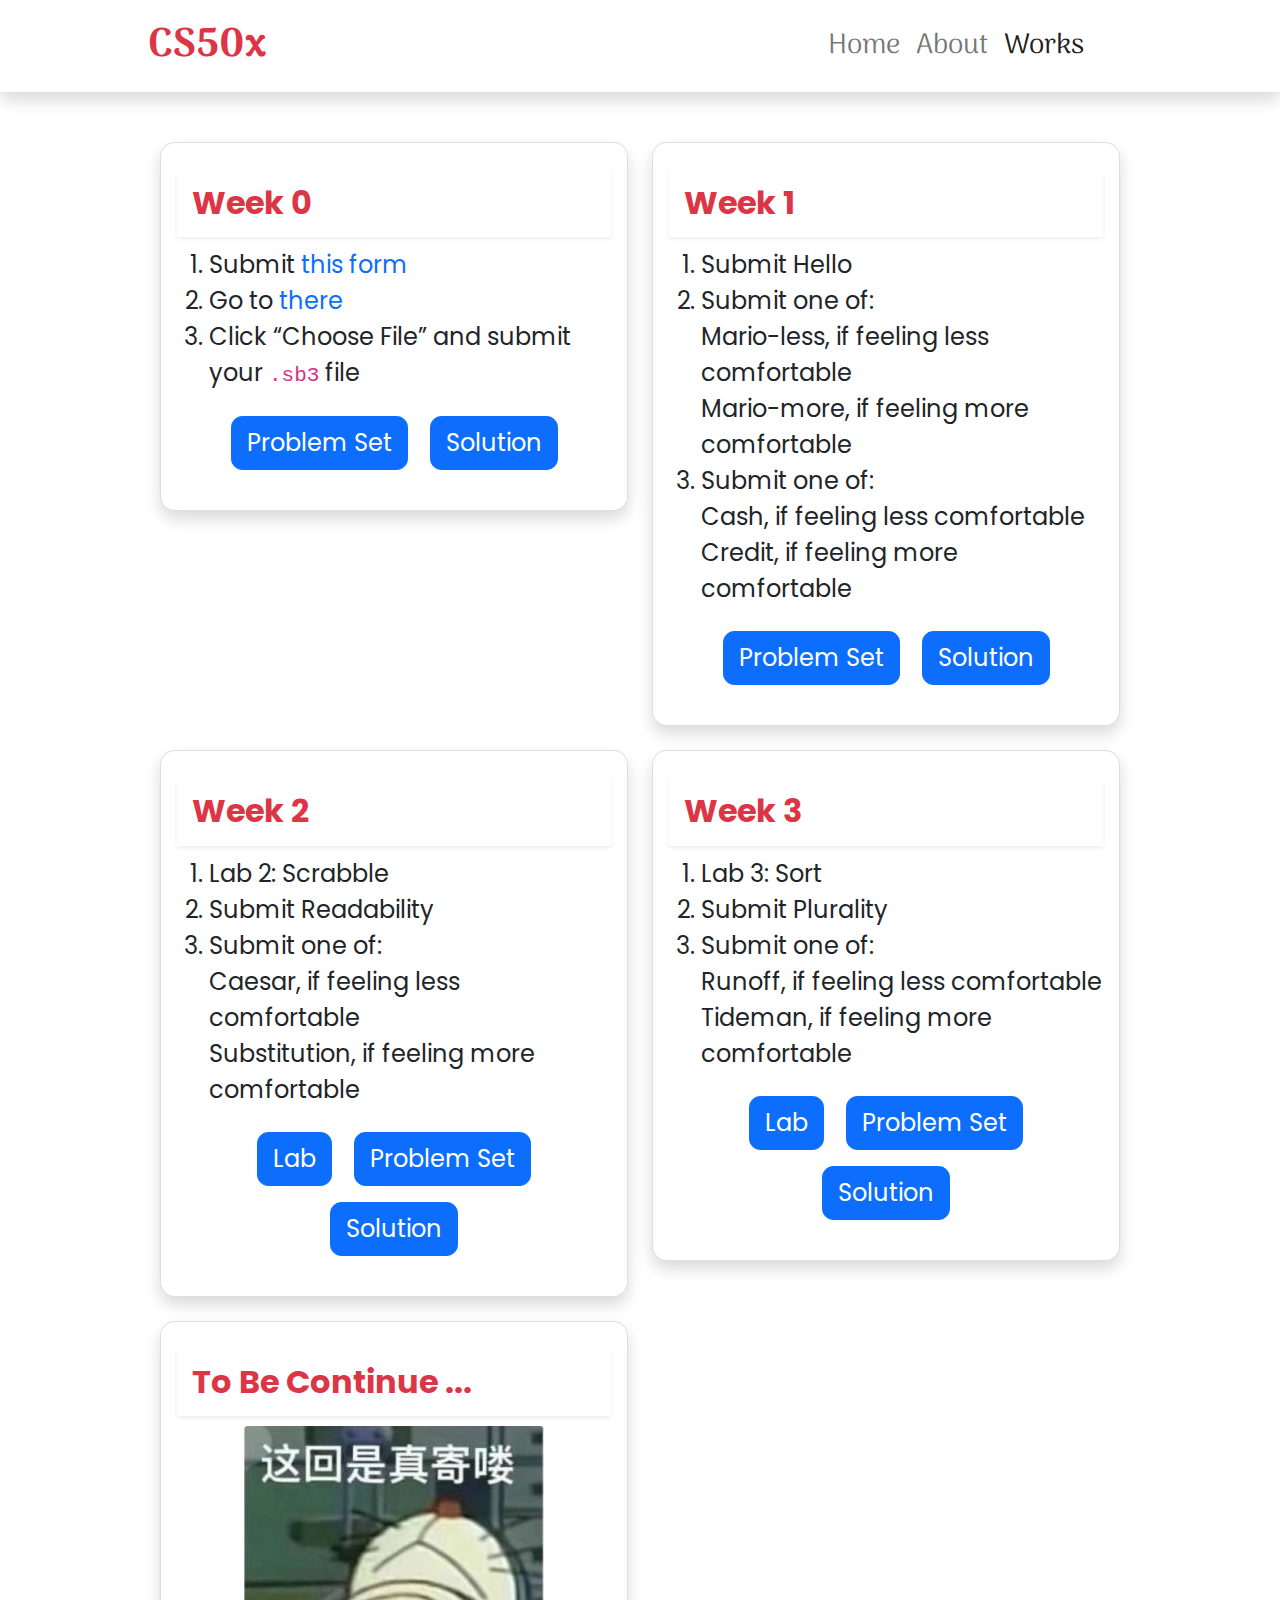
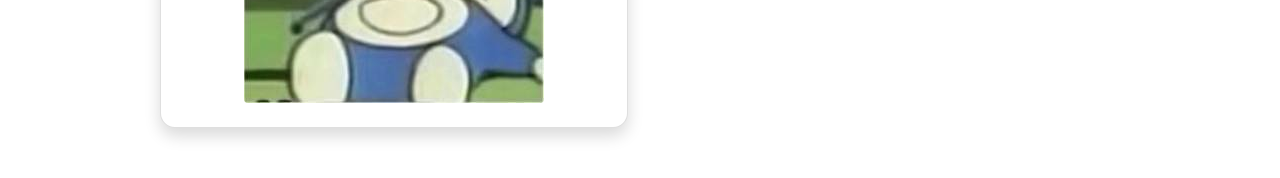
<file: homepage/pages/works.html>
<!DOCTYPE html>
<html lang="en">
<head>
    <meta charset="UTF-8">
    <meta name="viewport"
          content="width=device-width, user-scalable=no, initial-scale=1.0, maximum-scale=1.0, minimum-scale=1.0">
    <meta http-equiv="X-UA-Compatible" content="ie=edge">

    <!-- bootstrap -->
    <link href="../css/bootstrap.css" rel="stylesheet">
    <script src="../js/bootstrap.bundle.js"></script>

    <!-- my -->
    <link href="../css/styles.css" rel="stylesheet">
    <link rel="icon" href="../public/electronics.png">
    <title>Works</title>
</head>

<body>
    <header>
        <nav class="navbar navbar-expand-lg navbar-light shadow">
            <div class="container-fluid" id="nav">
                <a class="navbar-brand text-danger p-2 fs-1 fw-bold" href="../index.html">
                    CS50x
                </a>

                <button class="navbar-toggler" type="button" data-bs-toggle="collapse"
                        data-bs-target="#navbarNavAltMarkup" aria-controls="navbarNavAltMarkup" aria-expanded="false"
                        aria-label="Toggle navigation">
                    <span class="navbar-toggler-icon"></span>
                </button>

                <div class="collapse navbar-collapse px-5 p-2 fs-3 justify-content-end" id="navbarNavAltMarkup">
                    <div class="navbar-nav">
                        <a class="nav-link" href="../index.html">Home</a>
                        <a class="nav-link" href="./about.html">About</a>
                        <a class="nav-link active" aria-current="page" href="./works.html">Works</a>
                    </div>
                </div>
            </div>
        </nav>
    </header>

    <main>
        <div class="row row-cols-1 row-cols-xl-2 g-4">
            <!-- 0 -->
            <div class="col">
                <div class="card shadow">
                    <div class="card-body">
                        <h2 class="card-title text-danger fw-bold shadow-sm">
                            Week 0
                        </h2>

                        <ol>
                            <li>
                                Submit <a href="https://forms.cs50.io/755f67a3-052d-44af-8d16-b0209fa4dafb">this form</a>
                            </li>
                            <li>
                                Go to <a href="https://submit.cs50.io/upload/cs50/problems/2022/x/scratch">there</a>
                            </li>
                            <li>
                                Click “Choose File” and submit your <code>.sb3</code> file
                            </li>
                        </ol>

                        <div class="my-3 text-center">
                            <a href="https://cs50.harvard.edu/x/2022/psets/0/" class="btn btn-primary">Problem Set</a>
                            <a href="https://github.com/mancuoj" class="btn btn-primary">Solution</a>
                        </div>
                    </div>
                </div>
            </div>

            <!-- 1 -->
            <div class="col">
                <div class="card shadow">
                    <div class="card-body">
                        <h2 class="card-title text-danger fw-bold shadow-sm">
                            Week 1
                        </h2>

                        <ol>
                            <li>
                                Submit Hello
                            </li>
                            <li>
                                Submit one of:
                                <br> Mario-less, if feeling less comfortable
                                <br> Mario-more, if feeling more comfortable
                            </li>
                            <li>
                                Submit one of:
                                <br> Cash, if feeling less comfortable
                                <br> Credit, if feeling more comfortable
                            </li>
                        </ol>

                        <div class="my-3 text-center">
                            <a href="https://cs50.harvard.edu/x/2022/psets/1/" class="btn btn-primary">Problem Set</a>
                            <a href="https://github.com/mancuoj" class="btn btn-primary">Solution</a>
                        </div>
                    </div>
                </div>
            </div>

            <!-- 2 -->
            <div class="col">
                <div class="card shadow">
                    <div class="card-body">
                        <h2 class="card-title text-danger fw-bold shadow-sm">
                            Week 2
                        </h2>

                        <ol>
                            <li>
                                Lab 2: Scrabble
                            </li>
                            <li>
                                Submit Readability
                            </li>
                            <li>
                                Submit one of:
                                <br> Caesar, if feeling less comfortable
                                <br> Substitution, if feeling more comfortable
                            </li>
                        </ol>

                        <div class="my-3 text-center">
                            <a href="https://cs50.harvard.edu/x/2022/labs/2/" class="btn btn-primary">Lab</a>
                            <a href="https://cs50.harvard.edu/x/2022/psets/2/" class="btn btn-primary">Problem Set</a>
                            <a href="https://github.com/mancuoj" class="btn btn-primary">Solution</a>
                        </div>
                    </div>
                </div>
            </div>

            <!-- 3 -->
            <div class="col">
                <div class="card shadow">
                    <div class="card-body">
                        <h2 class="card-title text-danger fw-bold shadow-sm">
                            Week 3
                        </h2>

                        <ol>
                            <li>
                                Lab 3: Sort
                            </li>
                            <li>
                                Submit Plurality
                            </li>
                            <li>
                                Submit one of:
                                <br> Runoff, if feeling less comfortable
                                <br> Tideman, if feeling more comfortable
                            </li>
                        </ol>

                        <div class="my-3 text-center">
                            <a href="https://cs50.harvard.edu/x/2022/labs/3/" class="btn btn-primary">Lab</a>
                            <a href="https://cs50.harvard.edu/x/2022/psets/3/" class="btn btn-primary">Problem Set</a>
                            <a href="https://github.com/mancuoj" class="btn btn-primary">Solution</a>
                        </div>
                    </div>
                </div>
            </div>

            <!-- 太多了不搞了 -->
            <div class="col">
                <div class="card shadow">
                    <div class="card-body">
                        <h2 class="card-title text-danger fw-bold shadow-sm">
                            To Be Continue ...
                        </h2>

                        <div class="text-center rounded my-2">
                            <img src="../public/GG.jpg" class="img-fluid rounded" alt="to be continue">
                        </div>
                    </div>
                </div>
            </div>
        </div>
    </main>
</body>
</html>
</file>
<file: css/styles.css>
/* google fonts */
@import url('https://fonts.googleapis.com/css2?family=Arima:wght@700&display=swap');
@import url('https://fonts.googleapis.com/css2?family=Poppins&display=swap');

header {
    position: sticky;
    top: 0;
    z-index: 2;
    background-color: white;
}

#nav {
    font-family: 'Arima', cursive;
    max-width: 80vw;
    margin: 0 auto;
}

#title {
    font-size: 5rem;
    font-weight: bold;
    background: linear-gradient(45deg, red, blue);
    background-clip: text;
    -webkit-background-clip: text;
    color: transparent;
}

a {
    text-decoration: none;
}

.carousel-item img {
    height: 555px;
}

main {
    font-family: 'Poppins', sans-serif;
    max-width: 75vw;
    margin: 50px auto;
}

section {
    margin: 30px auto;
    max-width: 60vw;
}

section h1 {
    text-align: center;
    font-weight: bold;
    margin: 2rem 0;
    color: #e34b59;
}

section h4 {
    font-weight: bold;
}

section p {
    font-size: x-large;
}

section blockquote {
    font-size: x-large;
    font-style: italic;
    padding-left: 10px;
    color: gray;
    border-left: gray 4px solid;
    margin: 1rem 0;
}

.card {
    border-radius: 15px;
}

.card-title {
    padding: 15px;
    margin: 10px 0;
}

.card-body {
    font-size: x-large;
}

.btn {
    font-size: x-large;
    margin: 8px 8px;
    padding: 8px 15px;
    border-radius: 0.7rem;
}

@media (max-width: 992px) {
    main {
        max-width: 85vw;
    }

    section {
        max-width: 75vw;
    }
}
</file>
<file: homepage/css/styles.css>
/* google fonts */
@import url('https://fonts.googleapis.com/css2?family=Arima:wght@700&display=swap');
@import url('https://fonts.googleapis.com/css2?family=Poppins&display=swap');

#nav {
    font-family: 'Arima', cursive;
    max-width: 80vw;
    margin: 0 auto;
}

#title {
    font-size: 5rem;
    font-weight: bold;
    background: linear-gradient(45deg, red, blue);
    background-clip: text;
    -webkit-background-clip: text;
    color: transparent;
}

a {
    text-decoration: none;
}

.carousel-item img {
    object-fit: contain;
}

main {
    font-family: 'Poppins', sans-serif;
    max-width: 75vw;
    margin: 50px auto;
}

section {
    margin: 30px auto;
    max-width: 60vw;
}

section h1 {
    text-align: center;
    font-weight: bold;
    margin: 2rem 0;
    color: #e34b59;
}

section h4 {
    font-weight: bold;
}

section p {
    font-size: x-large;
}

section blockquote {
    font-size: x-large;
    font-style: italic;
    padding-left: 10px;
    color: gray;
    border-left: gray 4px solid;
    margin: 1rem 0;
}

.card {
    border-radius: 15px;
}

.card-title {
    padding: 15px;
    margin: 10px 0;
}

.card-body {
    font-size: x-large;
}

.btn {
    font-size: x-large;
    margin: 8px 8px;
    padding: 8px 15px;
    border-radius: 0.7rem;
}

@media (max-width: 992px) {
    main {
        max-width: 85vw;
    }
    section {
        max-width: 75vw;
    }
}
</file>
